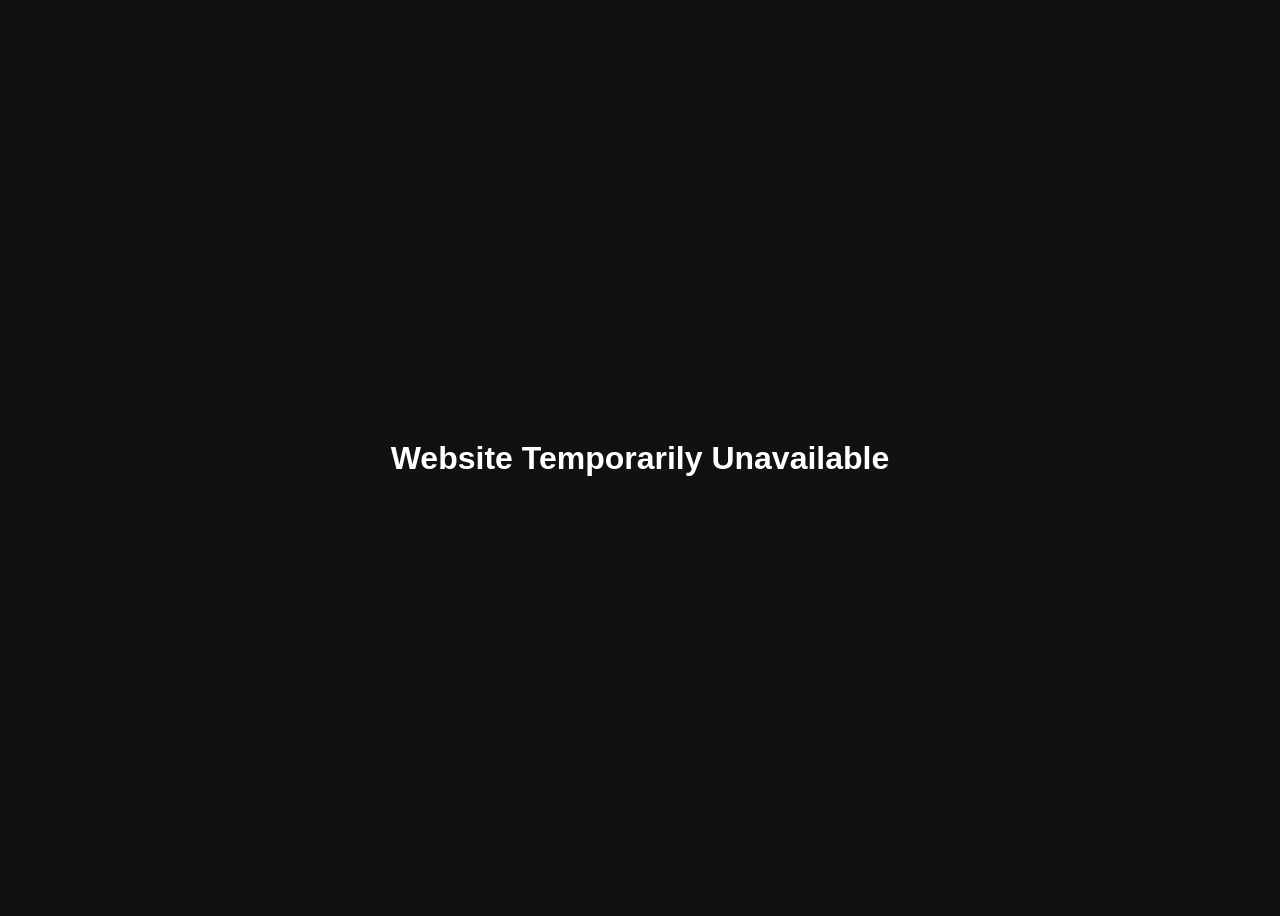
<file: index.html>
<!DOCTYPE html>
<html>
<head>
  <title>Website Temporarily Unavailable</title>
  <meta name="robots" content="noindex">
  <style>
    body {
      font-family: Arial, sans-serif;
      display: flex;
      justify-content: center;
      align-items: center;
      height: 100vh;
      background: #111;
      color: white;
      text-align: center;
    }
  </style>
</head>
<body>
  <div>
    <h1>Website Temporarily Unavailable</h1>
   
  </div>
</body>
</html>
</file>
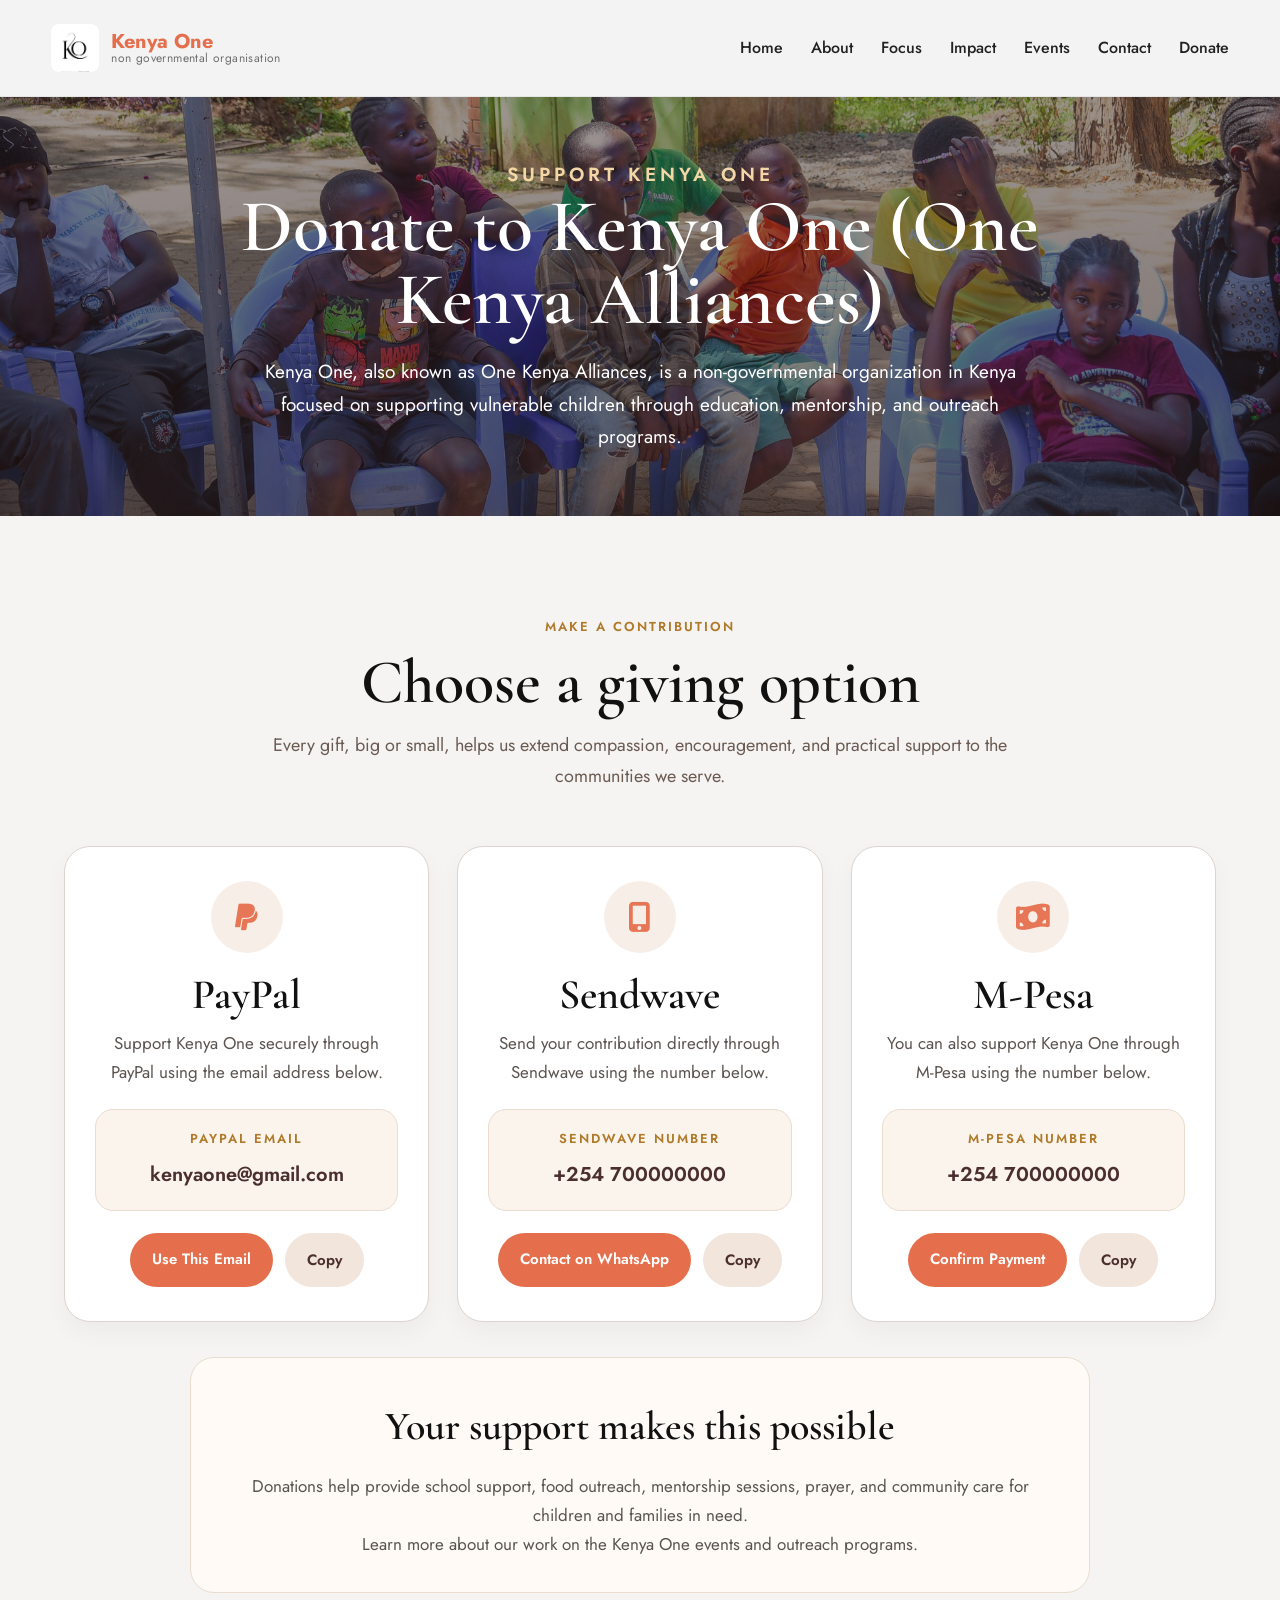
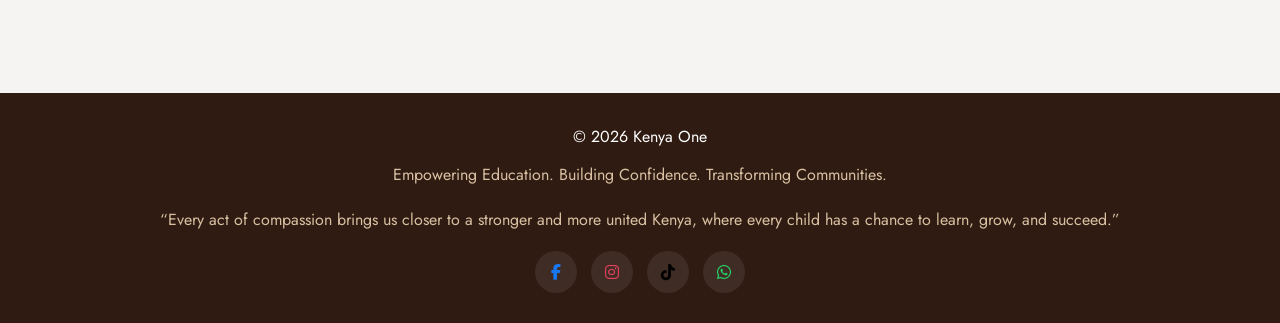
<file: donate.html>
<!DOCTYPE html>
<html lang="en">
<head>
  <meta charset="UTF-8" />
  <meta name="viewport" content="width=device-width, initial-scale=1.0" />
  <title>Donate to Kenya One | Support One Kenya Alliances NGO in Kenya</title>
  <meta name="description" content="Donate to Kenya One (One Kenya Alliances), a non-profit organization in Kenya supporting vulnerable children through education, mentorship, and community outreach programs.">

<meta name="keywords" content="Donate Kenya One, One Kenya Alliances donation, charity Kenya, NGO donations Kenya, support children Kenya">

<meta name="robots" content="index, follow">

<link rel="canonical" href="https://kenyaone.netlify.app/donate.html">

<meta property="og:title" content="Donate to Kenya One">
<meta property="og:description" content="Support Kenya One and help transform lives through education, mentorship, and outreach in Kenya.">
<meta property="og:url" content="https://kenyaone.netlify.app/donate.html">
<meta property="og:type" content="website">

  <link href="https://fonts.googleapis.com/css2?family=Cormorant+Garamond:wght@400;500;600;700&family=Jost:wght@400;500;600;700&display=swap" rel="stylesheet">
  <link rel="stylesheet" href="https://cdnjs.cloudflare.com/ajax/libs/font-awesome/6.4.0/css/all.min.css">
  <link rel="stylesheet" href="style.css">

  <script type="application/ld+json">
{
  "@context": "https://schema.org",
  "@type": "DonateAction",
  "name": "Donate to Kenya One",
  "recipient": {
    "@type": "NGO",
    "name": "Kenya One",
    "alternateName": "One Kenya Alliances"
  }
}
</script>
</head>
<body>

  <nav class="main-nav">
    <div class="nav-wrapper">

      <a href="index.html" class="nav-logo">
        <img src="./images/KO img.png" alt="Kenya One NGO logo">
        <div class="logo-text">
          <span class="logo-name">Kenya One</span>
          <span class="logo-sub">Non Governmental Organisation</span>
        </div>
      </a>

      <div class="hamburger" id="hamburger">
        <span></span>
        <span></span>
        <span></span>
      </div>

      <ul class="nav-menu" id="navLinks">
  <li><a href="./">Home</a></li>
  <li><a href="#about">About</a></li>
  <li><a href="#programs">Focus</a></li>
  <li><a href="#impact">Impact</a></li>
  <li><a href="events.html">Events</a></li>
  <li><a href="#contact">Contact</a></li>

  <!-- MOBILE ONLY -->
  <li class="mobile-only-donate">
    <a href="donate.html">Donate</a>
  </li>
</ul>


      <!-- <a href="donate.html" class="donate-btn active-donate-btn">Donate</a> -->
    </div>
  </nav>

  <section class="donate-hero">
    <div class="donate-hero-overlay"></div>
    <div class="container donate-hero-content">
      <p class="donate-mini-title">SUPPORT KENYA ONE</p>
      <h1>Donate to Kenya One (One Kenya Alliances)</h1>
     <p>
Kenya One, also known as One Kenya Alliances, is a non-governmental organization in Kenya focused on supporting vulnerable children through education, mentorship, and outreach programs.
</p>
    </div>
  </section>

  <section class="donate-page-section">
    <div class="container donate-page-wrapper">

      <div class="donate-page-heading">
        <span class="section-label center">Make a Contribution</span>
        <h2>Choose a giving option</h2>
        <p>
          Every gift, big or small, helps us extend compassion, encouragement,
          and practical support to the communities we serve.
        </p>
      </div>

      <div class="donate-methods">
        <article class="donate-card">
          <div class="donate-icon">
            <i class="fab fa-paypal"></i>
          </div>
          <h3>PayPal</h3>
          <p class="donate-description">
            Support Kenya One securely through PayPal using the email address below.
          </p>

          <div class="donate-detail-box">
            <span class="donate-detail-label">PayPal Email</span>
            <p id="paypalEmail">kenyaone@gmail.com</p>
          </div>

          <div class="donate-card-actions">
            <a href="mailto:kenyaone@gmail.com" class="donate-action-btn">Use This Email</a>
            <button class="copy-btn" data-copy="kenyaone@gmail.com">Copy</button>
          </div>
        </article>

        <article class="donate-card">
          <div class="donate-icon">
            <i class="fas fa-mobile-screen-button"></i>
          </div>
          <h3>Sendwave</h3>
          <p class="donate-description">
            Send your contribution directly through Sendwave using the number below.
          </p>

          <div class="donate-detail-box">
            <span class="donate-detail-label">Sendwave Number</span>
            <p id="sendwaveNumber">+254 700000000</p>
          </div>

          <div class="donate-card-actions">
            <a href="https://wa.me/254700000000" target="_blank" class="donate-action-btn">Contact on WhatsApp</a>
            <button class="copy-btn" data-copy="+254700000000">Copy</button>
          </div>
        </article>

        <article class="donate-card">
  <div class="donate-icon">
    <i class="fas fa-money-bill-wave"></i>
  </div>
  <h3>M-Pesa</h3>
  <p class="donate-description">
    You can also support Kenya One through M-Pesa using the number below.
  </p>

  <div class="donate-detail-box">
    <span class="donate-detail-label">M-Pesa Number</span>
    <p id="mpesaNumber">+254 700000000</p>
  </div>

  <div class="donate-card-actions">
    <a href="https://wa.me/254700000000" target="_blank" class="donate-action-btn">Confirm Payment</a>
    <button class="copy-btn" data-copy="+254700000000">Copy</button>
  </div>
</article>
      </div>

      <div class="donate-note-box">
        <h3>Your support makes this possible</h3>
        <p>
          Donations help provide school support, food outreach, mentorship sessions,
          prayer, and community care for children and families in need.
        </p>
          <p>
Learn more about our work on the <a href="events.html">Kenya One events and outreach programs</a>.
</p>
      </div>

    </div>
  </section>


  <!-- FOOTER -->
<footer>
  <div class="container footer-content">

    <p>&copy; 2026 Kenya One</p>

    <p class="footer-note">
      Empowering Education. Building Confidence. Transforming Communities.
    </p>

    <p class="footer-note">
      “Every act of compassion brings us closer to a stronger and more united Kenya,
      where every child has a chance to learn, grow, and succeed.”
    </p>

    <div class="footer-social">
      <a href="#" target="_blank"><i class="fab fa-facebook-f"></i></a>
      <a href="#" target="_blank"><i class="fab fa-instagram"></i></a>
      <a href="#" target="_blank"><i class="fab fa-tiktok"></i></a>
      <a href="https://wa.me/254700000000" target="_blank"><i class="fab fa-whatsapp"></i></a>
    </div>

  </div>
</footer>


  <script>
    const hamburger = document.getElementById("hamburger");
    const navLinks = document.getElementById("navLinks");

    if (hamburger && navLinks) {
      hamburger.addEventListener("click", () => {
        navLinks.classList.toggle("show");
      });

      document.querySelectorAll("#navLinks a").forEach((link) => {
        link.addEventListener("click", () => {
          navLinks.classList.remove("show");
        });
      });
    }

    const copyButtons = document.querySelectorAll(".copy-btn");

    copyButtons.forEach((button) => {
      button.addEventListener("click", async () => {
        const text = button.getAttribute("data-copy");

        try {
          await navigator.clipboard.writeText(text);
          const original = button.textContent;
          button.textContent = "Copied!";
          setTimeout(() => {
            button.textContent = original;
          }, 1500);
        } catch (error) {
          button.textContent = "Copy failed";
          setTimeout(() => {
            button.textContent = "Copy";
          }, 1500);
        }
      });
    });
  </script>
</body>
</html>
</file>
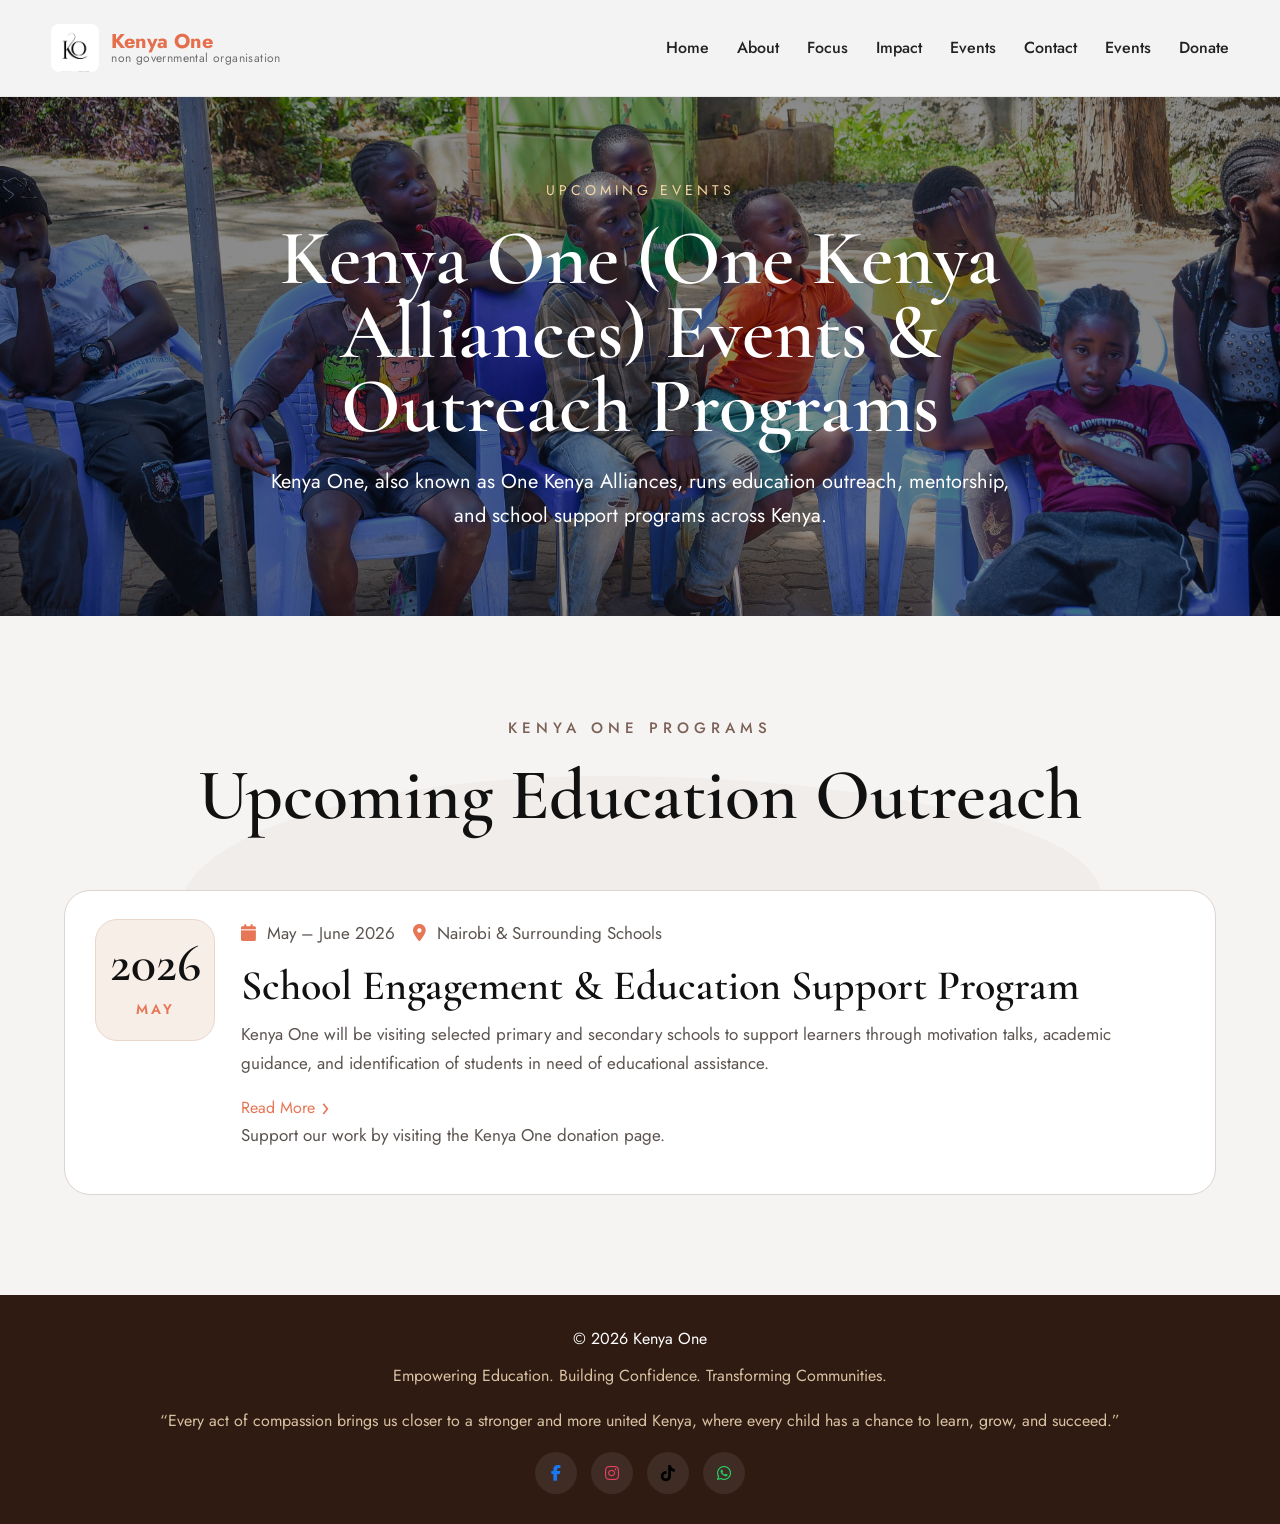
<file: events.html>
<!DOCTYPE html>
<html lang="en">
<head>
  <meta charset="UTF-8" />
  <meta name="viewport" content="width=device-width, initial-scale=1.0" />
  <title>Kenya One Events | One Kenya Alliances Outreach & Education Programs</title>

<meta name="description" content="Discover Kenya One (One Kenya Alliances) events including school outreach, mentorship programs, and education support activities across Kenya.">

<meta name="keywords" content="Kenya One events, One Kenya Alliances programs, NGO Kenya events, school outreach Kenya, mentorship programs Kenya">

<meta name="robots" content="index, follow">

<link rel="canonical" href="https://kenyaone.netlify.app/events.html">

<meta property="og:title" content="Kenya One Events">
<meta property="og:description" content="Education outreach and mentorship programs by Kenya One across Kenya.">
<meta property="og:url" content="https://kenyaone.netlify.app/events.html">
<meta property="og:type" content="website">

  <link href="https://fonts.googleapis.com/css2?family=Cormorant+Garamond:wght@400;500;600;700&family=Jost:wght@400;500;600;700&display=swap" rel="stylesheet">
  <link rel="stylesheet" href="https://cdnjs.cloudflare.com/ajax/libs/font-awesome/6.4.0/css/all.min.css">
  <link rel="stylesheet" href="style.css">
  <script type="application/ld+json">
{
  "@context": "https://schema.org",
  "@type": "Event",
  "name": "Kenya One Education Outreach Programs",
  "organizer": {
    "@type": "NGO",
    "name": "Kenya One",
    "alternateName": "One Kenya Alliances"
  },
  "location": {
    "@type": "Place",
    "name": "Kenya"
  }
}
</script>
</head>
<body>

  <nav class="main-nav">
    <div class="nav-wrapper">
      <a href="index.html" class="nav-logo">
        <img src="./images/KO img.png" alt="Kenya One Logo">
        <div class="logo-text">
          <span class="logo-name">Kenya One</span>
          <span class="logo-sub">Non Governmental Organisation</span>
        </div>
      </a>

      <div class="hamburger" id="hamburger">
        <span></span>
        <span></span>
        <span></span>
      </div>

     <ul class="nav-menu" id="navLinks">
  <li><a href="./">Home</a></li>
  <li><a href="index.html#about">About</a></li>
<li><a href="index.html#programs">Focus</a></li>
<li><a href="index.html#impact">Impact</a></li>
<li><a href="events.html">Events</a></li>
<li><a href="index.html#contact">Contact</a></li>
  <li><a href="events.html">Events</a></li>
  

  <!-- MOBILE ONLY -->
  <li class="mobile-only-donate">
    <a href="donate.html">Donate</a>
  </li>
</ul>


      <!-- <a href="donate.html" class="donate-btn">Donate</a> -->
    </div>
  </nav>

  <section class="events-hero">
  <div class="events-hero-overlay"></div>
  <div class="container events-hero-content">
    <p class="events-mini-title">UPCOMING EVENTS</p>
    <h1>Kenya One (One Kenya Alliances) Events & Outreach Programs</h1>
    <p>
Kenya One, also known as One Kenya Alliances, runs education outreach, mentorship, and school support programs across Kenya.
</p>
  </div>
</section>

<section class="events-list-section">
  <div class="container events-wrapper">

    <div class="events-heading">
      <p class="events-label">KENYA ONE PROGRAMS</p>
      <h2>Upcoming Education Outreach</h2>
    </div>

    <div class="events-list">

      <article class="event-card">

        <div class="event-date">
          <span class="event-day">2026</span>
          <span class="event-month">MAY</span>
        </div>

        <div class="event-details">

          <p class="event-meta">
            <span><i class="fas fa-calendar"></i> May – June 2026</span>
            <span><i class="fas fa-location-dot"></i> Nairobi & Surrounding Schools</span>
          </p>

          <h3>School Engagement & Education Support Program</h3>

          <p class="event-preview">
            Kenya One will be visiting selected primary and secondary schools to support learners
            through motivation talks, academic guidance, and identification of students in need of
            educational assistance.
          </p>

          <div class="event-full-text" id="schoolDetails">

            <p>
              This program focuses on improving school retention and performance among learners
              facing financial and social challenges. Our team works directly with teachers and
              school administrators to identify students who need support.
            </p>

            <p>
              During each visit, we conduct mentorship sessions, distribute learning materials
              where possible, and encourage students to stay focused on their education journey.
            </p>

            <p>
              The initiative also connects selected students to long-term support systems,
              including school fee assistance, mentorship tracking, and career guidance.
            </p>

            <p>
              Through this outreach, Kenya One aims to reduce dropout rates and build a stronger,
              more educated generation equipped with skills, discipline, and confidence.
            </p>

          </div>

          <button class="event-link read-more-btn" id="readMoreBtn" type="button">
            Read More <span>&rsaquo;</span>
          </button>
<p>
Support our work by visiting the <a href="donate.html">Kenya One donation page</a>.
</p>
        </div>

      </article>

    </div>

  </div>
</section>

<!-- FOOTER -->
<footer>
  <div class="container footer-content">

    <p>&copy; 2026 Kenya One</p>

    <p class="footer-note">
      Empowering Education. Building Confidence. Transforming Communities.
    </p>

    <p class="footer-note">
      “Every act of compassion brings us closer to a stronger and more united Kenya,
      where every child has a chance to learn, grow, and succeed.”
    </p>

    <div class="footer-social">
      <a href="#" target="_blank"><i class="fab fa-facebook-f"></i></a>
      <a href="#" target="_blank"><i class="fab fa-instagram"></i></a>
      <a href="#" target="_blank"><i class="fab fa-tiktok"></i></a>
      <a href="https://wa.me/254700000000" target="_blank"><i class="fab fa-whatsapp"></i></a>
    </div>

  </div>
</footer>


  <script>
  const readMoreBtn = document.getElementById("readMoreBtn");
const schoolDetails = document.getElementById("schoolDetails");

if (readMoreBtn && schoolDetails) {
  readMoreBtn.addEventListener("click", () => {
    schoolDetails.classList.toggle("show");
    readMoreBtn.classList.toggle("active");

    if (schoolDetails.classList.contains("show")) {
      readMoreBtn.innerHTML = 'Read Less <span>&rsaquo;</span>';
    } else {
      readMoreBtn.innerHTML = 'Read More <span>&rsaquo;</span>';
    }
  });

  }
</script>
</body>
</html>
</file>
<file: style.css>
* {
  margin: 0;
  padding: 0;
  box-sizing: border-box;
}

html {
  scroll-behavior: smooth;
}

body {
  font-family: 'Jost', sans-serif;
  line-height: 1.7;
  color: #4b2e2e;
  background: #ffffff;
  padding-top: 96px;
}

img {
  display: block;
  max-width: 100%;
}

a {
  text-decoration: none;
  color: inherit;
}

ul {
  list-style: none;
}

.container {
  width: 90%;
  max-width: 1200px;
  margin: auto;
}

.section {
  padding: 90px 0;
}

.section-cream {
  background: #faf4ec;
}

.section-label {
  display: inline-block;
  font-size: 13px;
  font-weight: 600;
  letter-spacing: 2px;
  text-transform: uppercase;
  color: #b07a2a;
  margin-bottom: 14px;
  font-family: 'Jost', sans-serif;
}

.section-label.center {
  display: block;
  text-align: center;
}

.section-label.gold {
  color: #e7be72;
}

.section-heading {
  text-align: center;
  max-width: 760px;
  margin: 0 auto 50px;
}

.section-heading h2 {
  font-family: 'Cormorant Garamond', serif;
  font-size: 56px;
  line-height: 1.05;
  font-weight: 600;
  margin-bottom: 16px;
  color: #4b2e2e;
}

.section-heading p {
  color: #6b5b52;
  font-size: 18px;
}

.light-text h2,
.light-text p {
  color: #ffffff;
}

.btn {
  display: inline-block;
  background: #b07a2a;
  color: #ffffff;
  padding: 14px 28px;
  border-radius: 999px;
  font-weight: 600;
  font-family: 'Jost', sans-serif;
  transition: 0.3s ease;
}

.btn:hover {
  background: #8b5d1e;
}

.btn-outline {
  background: transparent;
  border: 2px solid #ffffff;
}

.btn-outline:hover {
  background: #ffffff;
  color: #4b2e2e;
}

/* Navbar */
.main-nav {
  width: 100%;
  position: fixed;
  top: 0;
  left: 0;
  z-index: 1000;
  background: #f3f3f3;
  border-bottom: 1px solid #e5e5e5;
  box-shadow: 0 2px 10px rgba(0, 0, 0, 0.04);
}

.nav-wrapper {
  width: 92%;
  max-width: 1280px;
  margin: auto;
  min-height: 96px;
  display: flex;
  align-items: center;
  justify-content: space-between;
  gap: 28px;
}

.nav-logo {
  display: flex;
  align-items: center;
  gap: 12px;
  flex-shrink: 0;
}

.nav-logo img {
  width: 48px;
  height: 48px;
  object-fit: cover;
  border-radius: 8px;
}

.logo-text {
  display: flex;
  flex-direction: column;
  line-height: 1.05;
}

.logo-name {
  font-family: 'Jost', sans-serif;
  font-size: 20px;
  font-weight: 700;
  color: #e56f4c;
}

.logo-sub {
  font-size: 12px;
  color: #6f6f6f;
  letter-spacing: 0.4px;
  text-transform: lowercase;
  font-family: 'Jost', sans-serif;
}

.nav-menu {
  display: flex;
  align-items: center;
  gap: 28px;
  margin-left: auto;
}

.nav-menu a {
  color: #222222;
  font-size: 16px;
  font-weight: 500;
  font-family: 'Jost', sans-serif;
  transition: 0.3s ease;
}

.nav-menu a:hover {
  color: #e56f4c;
}

.donate-btn {
  background: #e56f4c;
  color: #ffffff;
  padding: 15px 34px;
  border-radius: 18px;
  font-size: 16px;
  font-weight: 600;
  font-family: 'Jost', sans-serif;
  transition: 0.3s ease;
  flex-shrink: 0;
}

.donate-btn:hover {
  background: #d9603d;
}

.hamburger {
  display: none;
  flex-direction: column;
  gap: 5px;
  cursor: pointer;
}

.hamburger span {
  width: 28px;
  height: 3px;
  background: #222222;
  border-radius: 4px;
}

/* Hero Slider */
#hero {
  position: relative;
  min-height: calc(100vh - 96px);
  overflow: hidden;
}

.hero-slide {
  position: absolute;
  inset: 0;
  opacity: 0;
  visibility: hidden;
  transition: opacity 1s ease, visibility 1s ease;
}

.hero-slide.active {
  opacity: 1;
  visibility: visible;
  z-index: 2;
}

.hero-img {
  position: absolute;
  inset: 0;
  width: 100%;
  height: 100%;
  object-fit:cover;
}

.hero-overlay {
  position: absolute;
  inset: 0;
  background: linear-gradient(rgba(40, 23, 18, 0.45), rgba(40, 23, 18, 0.62));
}

.hero-content {
  position: relative;
  z-index: 3;
  width: 90%;
  max-width: 900px;
  margin: 0 auto;
  min-height: calc(100vh - 96px);
  display: flex;
  flex-direction: column;
  align-items: center;
  justify-content: center;
  text-align: center;
  color: #ffffff;
  padding: 40px 0;
}

.hero-tag {
  font-size: 13px;
  text-transform: uppercase;
  letter-spacing: 4px;
  color: #f3d7a6;
  margin-bottom: 16px;
  font-weight: 600;
  font-family: 'Jost', sans-serif;
}

.hero-content h1 {
  font-family: 'Cormorant Garamond', serif;
  font-size: 86px;
  line-height: 0.95;
  font-weight: 600;
  margin-bottom: 20px;
  max-width: 950px;
}

.hero-content p {
  max-width: 760px;
  margin: 0 auto 30px;
  font-size: 20px;
  line-height: 1.8;
}

.hero-buttons {
  display: flex;
  justify-content: center;
  gap: 18px;
  flex-wrap: wrap;
}

/* Mission Statement Section */
.mission-statement-section {
  background: #f4f2f2;
  padding: 95px 0 100px;
}

.mission-statement-box {
  position: relative;
  text-align: center;
  max-width: 1200px;
  background: #eee9e9;
  border-radius: 28px;
  padding: 80px 80px 70px;
  overflow: hidden;
}

.mission-statement-box::before {
  content: "";
  position: absolute;
  inset: 0;
  background:
    radial-gradient(circle at 50% 28%, rgba(255, 255, 255, 0.48) 0%, rgba(255, 255, 255, 0) 38%),
    radial-gradient(circle at 50% 28%, rgba(255, 255, 255, 0.22) 0%, rgba(255, 255, 255, 0) 55%);
  pointer-events: none;
}

.mission-mini-title {
  position: relative;
  z-index: 2;
  font-size: 15px;
  letter-spacing: 5px;
  color: #7b5c52;
  margin-bottom: 18px;
  font-weight: 500;
  font-family: 'Jost', sans-serif;
}

.mission-statement-box h2 {
  position: relative;
  z-index: 2;
  font-family: 'Cormorant Garamond', serif;
  font-size: 84px;
  line-height: 0.98;
  color: #111111;
  margin-bottom: 30px;
  font-weight: 600;
}

.mission-text {
  position: relative;
  z-index: 2;
  max-width: 900px;
  margin: 0 auto 42px;
  font-size: 20px;
  line-height: 1.95;
  color: #514a47;
}

.mission-buttons {
  position: relative;
  z-index: 2;
  display: flex;
  justify-content: center;
  gap: 22px;
  flex-wrap: wrap;
}

.mission-btn {
  display: inline-flex;
  align-items: center;
  justify-content: center;
  min-width: 220px;
  padding: 20px 34px;
  border-radius: 20px;
  font-size: 18px;
  font-weight: 600;
  font-family: 'Jost', sans-serif;
  transition: 0.3s ease;
}

.mission-btn-dark {
  background: #9b847d;
  color: #ffffff;
}

.mission-btn-dark:hover {
  background: #866f69;
}

.mission-btn-orange {
  background: #e87552;
  color: #ffffff;
}

.mission-btn-orange:hover {
  background: #d86645;
}

.mission-decor {
  position: absolute;
  z-index: 1;
  color: #e87552;
  line-height: 1;
  user-select: none;
  font-family: 'Cormorant Garamond', serif;
}

.decor-left-one {
  left: 45px;
  top: 120px;
  font-size: 110px;
  transform: rotate(-12deg);
}

.decor-left-two {
  left: 70px;
  top: 250px;
  font-size: 68px;
  color: #efb0a1;
  transform: rotate(-18deg);
}

/* About */
.about-container {
  display: grid;
  grid-template-columns: 1.15fr 1fr;
  gap: 50px;
  align-items: center;
  margin-bottom: 45px;
}

.about-text h2 {
  font-family: 'Cormorant Garamond', serif;
  font-size: 58px;
  line-height: 1.05;
  font-weight: 600;
  margin-bottom: 20px;
}

.about-text p {
  margin-bottom: 16px;
  color: #5f5149;
  font-size: 18px;
}

.about-image img {
  width: 100%;
  height: 520px;
  object-fit: cover;
  border-radius: 22px;
}

.vision-mission {
  display: grid;
  grid-template-columns: repeat(2, 1fr);
  gap: 24px;
}

.vm-card {
  background: #faf4ec;
  padding: 34px;
  border-radius: 20px;
  border: 1px solid #eadccf;
}

.vm-card h3 {
  font-family: 'Cormorant Garamond', serif;
  font-size: 38px;
  font-weight: 600;
  margin-bottom: 14px;
}

/* Media */
.media-box {
  text-align: center;
}

.media-box h2 {
  font-family: 'Cormorant Garamond', serif;
  font-size: 54px;
  line-height: 1.05;
  font-weight: 600;
  margin-bottom: 20px;
}

/* Founder */
.founder-top {
  text-align: center;
  margin-bottom: 50px;
}

.founder-top h2 {
  font-family: 'Cormorant Garamond', serif;
  font-size: 56px;
  line-height: 1.05;
  font-weight: 600;
}

.founder-grid {
  display: grid;
  grid-template-columns: 360px 1fr;
  gap: 50px;
  align-items: start;
}

.founder-avatars {
  display: grid;
  gap: 24px;
}

.founder-card {
  background: #ffffff;
  border: 1px solid #eadccf;
  border-radius: 20px;
  padding: 20px;
  text-align: center;
  box-shadow: 0 10px 25px rgba(0, 0, 0, 0.04);
}

.founder-card img {
  width: 100%;
  height: 280px;
  object-fit: cover;
  object-position: center top;
  border-radius: 16px;
  margin-bottom: 16px;
}

.founder-card h4 {
  font-family: 'Cormorant Garamond', serif;
  font-size: 34px;
  font-weight: 600;
  margin-bottom: 6px;
}

.founder-card p {
  font-size: 17px;
}

.founder-text p {
  margin-bottom: 18px;
  color: #5f5149;
  font-size: 18px;
}

.founder-signature {
  margin-top: 20px;
  padding-left: 18px;
  border-left: 4px solid #b07a2a;
  font-style: italic;
  color: #4b2e2e !important;
}

/* Quote */
.quote-section {
  background: #4b2e2e;
  padding: 70px 0;
}

.quote-content {
  display: grid;
  grid-template-columns: 1fr 180px;
  gap: 40px;
  align-items: center;
}

.quote-text {
  color: #ffffff;
  font-size: 46px;
  line-height: 1.15;
  font-family: 'Cormorant Garamond', serif;
  font-weight: 600;
  margin-bottom: 18px;
}

.quote-author {
  color: #e5c389;
  font-weight: 600;
  font-family: 'Jost', sans-serif;
}

.quote-image {
  width: 180px;
  height: 180px;
  object-fit: cover;
  border-radius: 50%;
  border: 6px solid rgba(255, 255, 255, 0.15);
  margin-left: auto;
}

/* Programs */
.program-grid {
  display: grid;
  grid-template-columns: repeat(4, 1fr);
  gap: 24px;
}

.program-card {
  background: #ffffff;
  border-radius: 20px;
  padding: 28px;
  border: 1px solid #eadccf;
  transition: 0.3s ease;
}

.program-card:hover {
  transform: translateY(-6px);
}

.program-icon {
  width: 62px;
  height: 62px;
  border-radius: 50%;
  background: #4b2e2e;
  color: #ffffff;
  display: flex;
  align-items: center;
  justify-content: center;
  font-size: 22px;
  margin-bottom: 18px;
}

.program-card h3 {
  font-family: 'Cormorant Garamond', serif;
  font-size: 38px;
  line-height: 1.1;
  font-weight: 600;
  margin-bottom: 12px;
}

.program-card p {
  color: #65564d;
  font-size: 17px;
}

.partner-feature {
  display: flex;
  justify-content: center;
}

.partner-text {
  max-width: 850px;
  width: 100%;
  margin: 0 auto;
  text-align: center;
}

.partner-text h2 {
  font-family: 'Cormorant Garamond', serif;
  font-size: 58px;
  line-height: 1.05;
  font-weight: 600;
  margin-bottom: 10px;
}

.partner-role {
  color: #b07a2a;
  font-weight: 700;
  margin-bottom: 18px;
  font-family: 'Jost', sans-serif;
}

.partner-text p {
  margin-bottom: 16px;
  color: #5f5149;
  font-size: 18px;
  text-align: center;
}
/* Impact */
.impact-section {
  background: linear-gradient(rgba(54, 32, 24, 0.88), rgba(54, 32, 24, 0.88)),
    url("./images/KPX_3565.jpg") center/cover no-repeat;
}

.impact-grid {
  display: grid;
  grid-template-columns: repeat(4, 1fr);
  gap: 24px;
}

.impact-card {
  background: rgba(255, 255, 255, 0.08);
  border: 1px solid rgba(255, 255, 255, 0.14);
  border-radius: 20px;
  padding: 35px 25px;
  text-align: center;
  color: #ffffff;
}

.impact-card h3 {
  font-family: 'Cormorant Garamond', serif;
  font-size: 56px;
  line-height: 1;
  font-weight: 600;
  color: #e8c27a;
  margin-bottom: 10px;
}

.impact-card p {
  font-size: 17px;
}

/* Support */
.support-grid {
  display: grid;
  grid-template-columns: 1.1fr 0.9fr;
  gap: 30px;
  align-items: center;
}

.support-text h2 {
  font-family: 'Cormorant Garamond', serif;
  font-size: 58px;
  line-height: 1.05;
  font-weight: 600;
  margin-bottom: 18px;
}

.support-text p {
  margin-bottom: 16px;
  color: #5f5149;
  font-size: 18px;
}

.support-box {
  background: #ffffff;
  padding: 36px;
  border-radius: 22px;
  border: 1px solid #eadccf;
}

.support-box h3 {
  font-family: 'Cormorant Garamond', serif;
  font-size: 38px;
  line-height: 1.1;
  font-weight: 600;
  margin-bottom: 18px;
}

.support-box ul li {
  display: flex;
  gap: 12px;
  margin-bottom: 14px;
  align-items: flex-start;
  color: #5f5149;
  font-size: 17px;
}

.support-box i {
  color: #b07a2a;
  margin-top: 4px;
}

/* Contact */
.contact-grid {
  display: grid;
  grid-template-columns: 1.1fr 0.9fr;
  gap: 30px;
  align-items: stretch;
}

.contact-map iframe {
  width: 100%;
  height: 100%;
  min-height: 420px;
  border: 0;
  border-radius: 20px;
}

.contact-info {
  background: #faf4ec;
  border-radius: 20px;
  padding: 36px;
  border: 1px solid #eadccf;
  display: flex;
  flex-direction: column;
  justify-content: center;
}

.contact-item {
  display: flex;
  gap: 14px;
  align-items: center;
  margin-bottom: 18px;
  color: #4b2e2e;
  font-size: 17px;
}

.contact-item i {
  width: 42px;
  height: 42px;
  background: #4b2e2e;
  color: #ffffff;
  border-radius: 50%;
  display: flex;
  align-items: center;
  justify-content: center;
}

.contact-social {
  display: flex;
  gap: 14px;
  margin-top: 20px;
  flex-wrap: wrap;
}

.contact-social a {
  width: 44px;
  height: 44px;
  border-radius: 50%;
  background: #4b2e2e;
  color: #ffffff;
  display: flex;
  align-items: center;
  justify-content: center;
  transition: 0.3s ease;
}

.contact-social a:hover {
  background: #b07a2a;
}

/* Footer */
footer {
  background: #2f1b12;
  color: #ffffff;
  padding: 30px 0;
}

.footer-content {
  text-align: center;
}

.footer-note {
  color: #d9c0a2;
  margin: 10px 0 18px;
  font-size: 16px;
}

.footer-social {
  display: flex;
  justify-content: center;
  gap: 14px;
  flex-wrap: wrap;
}

.footer-social a {
  width: 42px;
  height: 42px;
  border-radius: 50%;
  background: rgba(255, 255, 255, 0.08);
  display: flex;
  align-items: center;
  justify-content: center;
  transition: 0.3s ease;
}

.footer-social a:hover {
  background: #b07a2a;
}
/* Get Involved */
.get-involved-section {
  background: #f6eeeb;
  position: relative;
  overflow: hidden;
  padding: 110px 0 95px;
}

.get-involved-section .container {
  position: relative;
  z-index: 3;
}

.get-involved-header {
  text-align: center;
  margin-bottom: 80px;
  position: relative;
  z-index: 3;
}

.get-involved-header .mini-title {
  font-size: 15px;
  letter-spacing: 5px;
  color: #7c6157;
  margin-bottom: 20px;
  font-weight: 500;
  font-family: 'Jost', sans-serif;
}

.get-involved-header h2 {
  font-family: 'Cormorant Garamond', serif;
  font-size: 86px;
  line-height: 0.96;
  color: #111111;
  font-weight: 600;
}

.help-grid {
  display: grid;
  grid-template-columns: repeat(3, 1fr);
  gap: 70px;
  position: relative;
  z-index: 3;
}

.help-card {
  position: relative;
}

.help-icon {
  font-size: 74px;
  color: #e67655;
  margin-bottom: 26px;
}

.help-card h3 {
  font-family: 'Cormorant Garamond', serif;
  font-size: 58px;
  line-height: 0.95;
  color: #111111;
  margin-bottom: 28px;
  font-weight: 600;
}

.help-card p {
  font-size: 18px;
  line-height: 1.8;
  color: #59514d;
  margin-bottom: 34px;
  max-width: 95%;
}

.help-link {
  font-size: 18px;
  font-weight: 600;
  color: #e67655;
  display: inline-flex;
  align-items: center;
  gap: 10px;
  transition: 0.3s ease;
  font-family: 'Jost', sans-serif;
}

.help-link span {
  font-size: 30px;
  line-height: 1;
  margin-top: -2px;
}

.help-link:hover {
  color: #cb6242;
  transform: translateX(4px);
}

/* Decorative shapes */
.gi-shape {
  position: absolute;
  pointer-events: none;
  z-index: 1;
}

/* big faded swirl in center */
.gi-shape-center-ring {
  width: 980px;
  height: 980px;
  left: 50%;
  top: 34%;
  transform: translate(-50%, -50%);
  border-radius: 50%;
  opacity: 0.55;
  background:
    radial-gradient(circle, rgba(255,255,255,0) 30%, rgba(241,232,228,0.95) 30%, rgba(241,232,228,0.95) 41%, rgba(255,255,255,0) 41%),
    radial-gradient(circle, rgba(255,255,255,0) 49%, rgba(241,232,228,0.85) 49%, rgba(241,232,228,0.85) 58%, rgba(255,255,255,0) 58%);
  filter: blur(0.2px);
}

/* top left faded shape */
.gi-shape-top-left {
  top: -50px;
  left: -40px;
  width: 260px;
  height: 120px;
  background: #efe5e1;
  border-radius: 90px;
  transform: rotate(35deg);
  opacity: 0.85;
}

/* left middle faded hand-like pill */
.gi-shape-left-hand {
  left: -50px;
  top: 320px;
  width: 250px;
  height: 56px;
  background: #f1e9e5;
  border-radius: 999px;
  opacity: 0.9;
  box-shadow:
    0 58px 0 0 #f1e9e5,
    0 116px 0 0 #f1e9e5;
  transform: rotate(-9deg);
}

/* right top small pill */
.gi-shape-right-pill {
  right: -15px;
  top: 150px;
  width: 240px;
  height: 46px;
  background: #f2ebE8;
  border-radius: 999px;
  opacity: 0.95;
  transform: rotate(-5deg);
}

/* right middle faded hand block */
.gi-shape-right-hand {
  right: 70px;
  top: 520px;
  width: 110px;
  height: 70px;
  background: #f1e8e4;
  border-radius: 24px 24px 28px 28px;
  opacity: 0.9;
  transform: rotate(24deg);
  box-shadow:
    -20px -10px 0 0 #f1e8e4,
    18px -6px 0 0 #f1e8e4;
}

/* bottom left soft sweep */
.gi-shape-bottom-left {
  left: -40px;
  bottom: 10px;
  width: 420px;
  height: 160px;
  background: #efe5e1;
  border-radius: 60% 40% 0 0;
  opacity: 0.8;
  transform: rotate(18deg);
}

/* bottom right soft sweep */
.gi-shape-bottom-right {
  right: -40px;
  bottom: -10px;
  width: 380px;
  height: 150px;
  background: #efe5e1;
  border-radius: 45% 55% 0 0;
  opacity: 0.7;
  transform: rotate(-10deg);
}
/* Responsive */
@media (max-width: 1100px) {
  .program-grid,
  .impact-grid {
    grid-template-columns: repeat(2, 1fr);
  }

  .about-container,
  .partner-feature,
  .support-grid,
  .contact-grid,
  .founder-grid,
  .help-grid {
    grid-template-columns: 1fr;
  }

  .quote-content {
    grid-template-columns: 1fr;
    text-align: center;
  }

  .quote-image {
    margin: 0 auto;
  }

  .nav-wrapper {
    gap: 18px;
  }

  .nav-menu {
    gap: 18px;
  }

  .get-involved-header h2,
  .mission-statement-box h2 {
    font-size: 48px;
  }

  .help-card {
    padding: 0;
  }

  .mission-statement-box {
    padding: 60px 40px;
  }

  .decor-left-one {
    font-size: 90px;
    left: 25px;
    top: 95px;
  }

  .decor-left-two {
    font-size: 56px;
    left: 40px;
    top: 200px;
  }
}

@media (max-width: 768px) {
  body {
    padding-top: 84px;
  }

  .nav-wrapper {
    min-height: 84px;
    position: relative;
  }

  .nav-menu {
    position: absolute;
    top: 84px;
    right: 0;
    width: 260px;
    background: #f3f3f3;
    border: 1px solid #e5e5e5;
    border-radius: 16px;
    flex-direction: column;
    align-items: flex-start;
    padding: 20px;
    gap: 16px;
    display: none;
    box-shadow: 0 12px 25px rgba(0, 0, 0, 0.08);
  }

  .nav-menu.show {
    display: flex;
  }

  .hamburger {
    display: flex;
  }

  .donate-btn {
    display: none;
  }

  .hero-content {
    min-height: 80vh;
  }

  .hero-content h1 {
    font-size: 42px;
  }

  .hero-content p {
    font-size: 17px;
  }

  .section-heading h2,
  .about-text h2,
  .partner-text h2,
  .support-text h2,
  .founder-top h2,
  .get-involved-header h2,
  .mission-statement-box h2 {
    font-size: 32px;
  }

  .quote-text {
    font-size: 22px;
  }

  .vision-mission,
  .program-grid,
  .impact-grid {
    grid-template-columns: 1fr;
  }

  .about-image img,
  .partner-photo img {
    height: 360px;
  }

  .help-card h3 {
    font-size: 28px;
  }

  .help-card p {
    font-size: 16px;
  }

  .help-icon {
    font-size: 52px;
  }

  .mission-statement-box {
    padding: 60px 24px;
  }

  .mission-mini-title {
    font-size: 13px;
    letter-spacing: 4px;
  }

  .mission-text {
    font-size: 16px;
    line-height: 1.9;
  }

  .mission-btn {
    width: 100%;
    min-width: unset;
  }

  .decor-left-one {
    font-size: 70px;
    left: 20px;
    top: 100px;
  }

  .decor-left-two {
    font-size: 46px;
    left: 28px;
    top: 190px;
  }
}

@media (max-width: 480px) {
  .hero-content h1 {
    font-size: 34px;
  }

  .hero-content p {
    font-size: 16px;
  }

  .btn {
    width: 100%;
    text-align: center;
  }

  .hero-buttons {
    flex-direction: column;
  }

  .section {
    padding: 70px 0;
  }

  .logo-name {
    font-size: 17px;
  }

  .logo-sub {
    font-size: 10px;
  }

  .nav-logo img {
    width: 42px;
    height: 42px;
  }

  .mission-statement-box h2 {
    font-size: 30px;
  }

  .mission-mini-title {
    font-size: 12px;
    letter-spacing: 3px;
  }
}
/* Stories Section */
.stories-section {
  background: #f5f4f3;
  position: relative;
  overflow: hidden;
}

.stories-wrapper {
  position: relative;
  z-index: 2;
}

.stories-wrapper::before {
  content: "";
  position: absolute;
  left: 50%;
  top: 160px;
  transform: translateX(-50%);
  width: 980px;
  height: 320px;
  background: #efebea;
  opacity: 0.8;
  border-radius: 46% 54% 42% 58% / 48% 42% 58% 52%;
  z-index: -1;
}

.stories-header {
  text-align: center;
  margin-bottom: 60px;
}

.stories-mini-title {
  font-size: 14px;
  letter-spacing: 4px;
  color: #7c6157;
  margin-bottom: 14px;
  font-weight: 500;
  font-family: 'Jost', sans-serif;
}

.stories-header h2 {
  font-family: 'Cormorant Garamond', serif;
  font-size: 58px;
  line-height: 1.05;
  color: #111111;
  font-weight: 600;
}

.stories-grid {
  display: grid;
  grid-template-columns: repeat(3, 1fr);
  gap: 38px;
}

.story-card {
  background: #ffffff;
  border: 1px solid #ddd4cf;
  border-radius: 0 0 28px 28px;
  overflow: hidden;
  box-shadow: 0 2px 0 rgba(0, 0, 0, 0.02);
}

.story-image-wrap {
  width: 100%;
  height: 300px;
  overflow: hidden;
}

.story-image {
  width: 100%;
  height: 100%;
  object-fit: cover;
}

.story-meta {
  display: flex;
  flex-wrap: wrap;
  gap: 8px;
  align-items: center;
  padding: 22px 24px;
  border-top: 1px solid #ddd4cf;
  border-bottom: 1px solid #ddd4cf;
  color: #e67655;
  font-size: 13px;
  letter-spacing: 1.5px;
  text-transform: uppercase;
  font-weight: 500;
}

.story-body {
  padding: 26px 24px 24px;
}

.story-body h3 {
  font-family: 'Cormorant Garamond', serif;
  font-size: 30px;
  line-height: 1.2;
  color: #111111;
  font-weight: 600;
  margin-bottom: 16px;
}

.story-body p {
  font-size: 16px;
  line-height: 1.7;
  color: #56504c;
  margin-bottom: 22px;
}

.story-footer {
  display: flex;
  justify-content: space-between;
  align-items: center;
  gap: 18px;
  flex-wrap: wrap;
}

.story-link,
.story-share {
  color: #e67655;
  font-size: 15px;
  font-weight: 600;
  font-family: 'Jost', sans-serif;
  display: inline-flex;
  align-items: center;
  gap: 10px;
  transition: 0.3s ease;
}

.story-link span {
  font-size: 22px;
  line-height: 1;
}

.story-link:hover,
.story-share:hover {
  color: #cb6242;
}

/* Stories responsive */
@media (max-width: 1100px) {
  .stories-header h2 {
    font-size: 46px;
  }

  .stories-grid {
    grid-template-columns: 1fr;
  }

  .story-body h3 {
    font-size: 26px;
  }

  .stories-wrapper::before {
    width: 700px;
    height: 240px;
  }
}

@media (max-width: 768px) {
  .stories-header h2 {
    font-size: 34px;
  }

  .stories-mini-title {
    font-size: 12px;
    letter-spacing: 3px;
  }

  .story-image-wrap {
    height: 240px;
  }

  .story-body h3 {
    font-size: 22px;
  }

  .story-body p {
    font-size: 15px;
  }

  .story-meta {
    font-size: 12px;
  }

  .stories-wrapper::before {
    width: 420px;
    height: 180px;
    top: 130px;
  }
}

@media (max-width: 480px) {
  .story-footer {
    flex-direction: column;
    align-items: flex-start;
  }

  .story-body {
    padding: 22px 18px;
  }

  .story-meta {
    padding: 18px;
  }
}
* {
  margin: 0;
  padding: 0;
  box-sizing: border-box;
}

html {
  scroll-behavior: smooth;
}

body {
  font-family: 'Jost', sans-serif;
  line-height: 1.7;
  color: #4b2e2e;
  background: #ffffff;
  padding-top: 96px;
}

img {
  display: block;
  max-width: 100%;
}

a {
  text-decoration: none;
  color: inherit;
}

ul {
  list-style: none;
}

.container {
  width: 90%;
  max-width: 1200px;
  margin: auto;
}

/* Navbar */
.main-nav {
  width: 100%;
  position: fixed;
  top: 0;
  left: 0;
  z-index: 1000;
  background: #f3f3f3;
  border-bottom: 1px solid #e5e5e5;
  box-shadow: 0 2px 10px rgba(0, 0, 0, 0.04);
}

.nav-wrapper {
  width: 92%;
  max-width: 1280px;
  margin: auto;
  min-height: 96px;
  display: flex;
  align-items: center;
  justify-content: space-between;
  gap: 28px;
}

.nav-logo {
  display: flex;
  align-items: center;
  gap: 12px;
  flex-shrink: 0;
}

.nav-logo img {
  width: 48px;
  height: 48px;
  object-fit: cover;
  border-radius: 8px;
}

.logo-text {
  display: flex;
  flex-direction: column;
  line-height: 1.05;
}

.logo-name {
  font-size: 20px;
  font-weight: 700;
  color: #e56f4c;
}

.logo-sub {
  font-size: 12px;
  color: #6f6f6f;
  letter-spacing: 0.4px;
  text-transform: lowercase;
}

.nav-menu {
  display: flex;
  align-items: center;
  gap: 28px;
  margin-left: auto;
}

.nav-menu a {
  color: #222222;
  font-size: 16px;
  font-weight: 500;
  transition: 0.3s ease;
}

.nav-menu a:hover,
.nav-menu a.active-link {
  color: #e56f4c;
}

.donate-btn {
  background: #e56f4c;
  color: #ffffff;
  padding: 15px 34px;
  border-radius: 18px;
  font-size: 16px;
  font-weight: 600;
  transition: 0.3s ease;
  flex-shrink: 0;
}

.donate-btn:hover {
  background: #d9603d;
}

.hamburger {
  display: none;
  flex-direction: column;
  gap: 5px;
  cursor: pointer;
}

.hamburger span {
  width: 28px;
  height: 3px;
  background: #222222;
  border-radius: 4px;
}

.events-hero {
  position: relative;
  width: 100%;
  min-height: 520px;
  display: flex;
  align-items: center;
  justify-content: center;
  text-align: center;

  background-image: url("./images/KPX_3582.jpg");
  background-size: cover;
  background-position: center;
  background-repeat: no-repeat;
}

.events-hero-overlay {
  position: absolute;
  inset: 0;
  background: rgba(0,0,0,0.45);
}

.events-hero-content {
  position: relative;
  z-index: 2;
  color: #fff;
  max-width: 800px;
  margin: auto;
  padding: 0 20px;
}

.events-hero-content {
  position: relative;
  z-index: 2;
  color: #ffffff;
  text-align: center;
  max-width: 900px;
}

.events-mini-title {
  font-size: 14px;
  letter-spacing: 4px;
  margin-bottom: 18px;
  color: #f3d7a6;
}

.events-hero h1 {
  font-family: 'Cormorant Garamond', serif;
  font-size: 78px;
  line-height: 0.95;
  font-weight: 600;
  margin-bottom: 22px;
}

.events-hero p:last-child {
  font-size: 20px;
  max-width: 760px;
  margin: 0 auto;
}

/* Events */
.events-list-section {
  background: #f5f4f3;
  padding: 100px 0;
}

.events-wrapper {
  position: relative;
}

.events-wrapper::before {
  content: "";
  position: absolute;
  left: 50%;
  top: 60px;
  transform: translateX(-50%);
  width: 920px;
  height: 280px;
  background: #efebea;
  opacity: 0.8;
  border-radius: 46% 54% 42% 58% / 48% 42% 58% 52%;
  z-index: 0;
}

.events-heading {
  position: relative;
  z-index: 2;
  text-align: center;
  margin-bottom: 60px;
}

.events-label {
  font-size: 15px;
  letter-spacing: 5px;
  color: #7c6157;
  margin-bottom: 18px;
  font-weight: 500;
}

.events-heading h2 {
  font-family: 'Cormorant Garamond', serif;
  font-size: 72px;
  line-height: 0.98;
  color: #111111;
  font-weight: 600;
}

.events-list {
  position: relative;
  z-index: 2;
  display: grid;
  gap: 26px;
}

.event-card {
  background: #ffffff;
  border: 1px solid #ddd4cf;
  border-radius: 26px;
  padding: 28px 30px;
  display: grid;
  grid-template-columns: 120px 1fr;
  gap: 26px;
  align-items: start;
}

.event-date {
  background: #f7eee8;
  border-radius: 22px;
  padding: 18px 10px;
  text-align: center;
  border: 1px solid #ead7cc;
}

.event-day {
  display: block;
  font-family: 'Cormorant Garamond', serif;
  font-size: 52px;
  line-height: 1;
  color: #111111;
  font-weight: 600;
}

.event-month {
  display: block;
  margin-top: 8px;
  color: #e67655;
  font-size: 14px;
  letter-spacing: 3px;
  font-weight: 600;
}

.event-meta {
  display: flex;
  flex-wrap: wrap;
  gap: 18px;
  color: #9a6f5f;
  margin-bottom: 12px;
  font-size: 15px;
}

.event-meta i {
  color: #e67655;
  margin-right: 6px;
}

.event-details h3 {
  font-family: 'Cormorant Garamond', serif;
  font-size: 42px;
  line-height: 1.05;
  color: #111111;
  font-weight: 600;
  margin-bottom: 12px;
}

.event-details p {
  font-size: 17px;
  color: #5b5450;
  margin-bottom: 16px;
}

.event-link {
  color: #e67655;
  font-size: 17px;
  font-weight: 600;
  display: inline-flex;
  align-items: center;
  gap: 10px;
}

.event-link span {
  font-size: 24px;
  line-height: 1;
}

/* Footer */
footer {
  background: #2f1b12;
  color: #ffffff;
  padding: 30px 0;
}

.footer-content {
  text-align: center;
}

.footer-note {
  color: #d9c0a2;
  margin: 10px 0 18px;
  font-size: 16px;
}

.footer-social {
  display: flex;
  justify-content: center;
  gap: 14px;
  flex-wrap: wrap;
}

.footer-social a {
  width: 42px;
  height: 42px;
  border-radius: 50%;
  background: rgba(255, 255, 255, 0.08);
  display: flex;
  align-items: center;
  justify-content: center;
  transition: 0.3s ease;
}

.footer-social a:hover {
  background: #b07a2a;
}

/* Responsive */
@media (max-width: 900px) {
  body {
    padding-top: 84px;
  }

  .nav-wrapper {
    min-height: 84px;
    position: relative;
  }

  .nav-menu {
    position: absolute;
    top: 84px;
    right: 0;
    width: 260px;
    background: #f3f3f3;
    border: 1px solid #e5e5e5;
    border-radius: 16px;
    flex-direction: column;
    align-items: flex-start;
    padding: 20px;
    gap: 16px;
    display: none;
    box-shadow: 0 12px 25px rgba(0, 0, 0, 0.08);
  }

  .nav-menu.show {
    display: flex;
  }

  .hamburger {
    display: flex;
  }

  .donate-btn {
    display: none;
  }

  .events-hero h1 {
    font-size: 46px;
  }

  .events-hero p:last-child {
    font-size: 17px;
  }

  .events-heading h2 {
    font-size: 44px;
  }

  .event-card {
    grid-template-columns: 1fr;
  }

  .event-date {
    max-width: 120px;
  }

  .events-wrapper::before {
    width: 520px;
    height: 180px;
  }
}

@media (max-width: 480px) {
  .events-hero {
    min-height: 340px;
  }

  .events-hero h1 {
    font-size: 36px;
  }

  .events-heading h2 {
    font-size: 34px;
  }
  .event-details h3 {
    font-size: 28px;
  }
  .event-details p {
    font-size: 15px;
  }
  .event-meta {
    font-size: 13px;
  }
  .event-date {
    max-width: unset;
    width: 100%;
    display: flex;
    justify-content: center;
    padding: 14px 0;
  }
  .event-card {
    padding: 22px 18px;
  }
  .events-wrapper::before {
    width: 320px;
    height: 120px;
    top: 100px;
  }
}
.event-full-text {
  display: none;
  margin-top: 14px;
}

.event-full-text.show {
  display: block;
}

.event-full-text p {
  margin-bottom: 14px;
}

.read-more-btn {
  background: none;
  border: none;
  cursor: pointer;
  padding: 0;
  font: inherit;
  display: inline-flex;
  align-items: center;
  gap: 6px;
}

.read-more-btn span {
  transition: transform 0.3s ease;
}

.read-more-btn.active span {
  transform: rotate(90deg);
}
/* GALLERY PAGE */
.gallery-showcase {
  position: relative;
  background: #f7f7f7;
  overflow: hidden;
  min-height: 100vh;
  padding: 70px 0 90px;
}

.gallery-shell {
  position: relative;
  z-index: 3;
}

.gallery-header {
  text-align: center;
  max-width: 660px;
  margin: 0 auto 36px;
}

.gallery-mini-title {
  font-size: 13px;
  letter-spacing: 3px;
  text-transform: uppercase;
  color: #6e6596;
  font-weight: 700;
  margin-bottom: 14px;
}

.gallery-header h1 {
  font-family: 'Jost', sans-serif;
  font-size: 56px;
  line-height: 1.05;
  color: #111325;
  font-weight: 700;
  margin-bottom: 12px;
}

.gallery-header p {
  font-size: 18px;
  line-height: 1.7;
  color: #5f6280;
}

.gallery-filters {
  display: flex;
  flex-wrap: wrap;
  justify-content: center;
  gap: 12px;
  margin: 0 auto 42px;
  max-width: 1100px;
}

.gallery-pill {
  border: 1.6px solid #78719b;
  background: transparent;
  color: #4f4a6e;
  padding: 12px 22px;
  border-radius: 999px;
  font-family: 'Jost', sans-serif;
  font-size: 14px;
  cursor: pointer;
  transition: 0.3s ease;
}

.gallery-pill:hover,
.gallery-pill.active {
  background: #0d1034;
  color: #ffffff;
  border-color: #0d1034;
}

.gallery-stage {
  position: relative;
  height: 520px;
  max-width: 1250px;
  margin: 0 auto;
}

.gallery-carousel {
  position: relative;
  height: 100%;
}

.gallery-card {
  position: absolute;
  border-radius: 28px;
  overflow: hidden;
  box-shadow: 0 20px 50px rgba(20, 20, 45, 0.14);
  transition: all 0.55s ease;
  opacity: 1;
}

.gallery-card img {
  width: 100%;
  height: 100%;
  object-fit: cover;
}

.gallery-card-overlay {
  position: absolute;
  left: 0;
  right: 0;
  bottom: 0;
  padding: 22px 22px 20px;
  background: linear-gradient(to top, rgba(8, 10, 25, 0.75), rgba(8, 10, 25, 0));
  color: #ffffff;
}

.gallery-card-overlay span {
  display: inline-block;
  font-size: 12px;
  letter-spacing: 2px;
  text-transform: uppercase;
  color: #d8d9e8;
  margin-bottom: 8px;
}

.gallery-card-overlay h3 {
  font-family: 'Jost', sans-serif;
  font-size: 20px;
  line-height: 1.3;
  font-weight: 600;
}

.hidden-card {
  opacity: 0;
  pointer-events: none;
  transform: scale(0.8);
  z-index: 0;
}

.card-left {
  left: 6%;
  top: 145px;
  width: 230px;
  height: 230px;
  z-index: 1;
}

.card-mid-left {
  left: 17%;
  top: 95px;
  width: 290px;
  height: 290px;
  z-index: 2;
}

.card-center {
  left: 50%;
  top: 60px;
  width: 380px;
  height: 380px;
  transform: translateX(-50%);
  z-index: 5;
}

.card-mid-right {
  right: 17%;
  top: 95px;
  width: 290px;
  height: 290px;
  z-index: 2;
}

.card-right {
  right: 6%;
  top: 145px;
  width: 230px;
  height: 230px;
  z-index: 1;
}

.gallery-arrow {
  position: absolute;
  bottom: 10px;
  width: 54px;
  height: 54px;
  border: 1.5px solid #4c4e67;
  background: #ffffff;
  color: #111325;
  border-radius: 50%;
  cursor: pointer;
  transition: 0.3s ease;
  z-index: 8;
}

.gallery-arrow:hover {
  background: #0d1034;
  color: #ffffff;
  border-color: #0d1034;
}

.gallery-arrow-left {
  left: calc(50% - 62px);
}

.gallery-arrow-right {
  right: calc(50% - 62px);
}

.gallery-side-blur {
  position: absolute;
  top: 110px;
  width: 170px;
  height: 680px;
  z-index: 1;
  border-radius: 0;
  background:
    linear-gradient(180deg, rgba(239, 236, 236, 0.92), rgba(237, 235, 233, 0.84),  rgba(242, 240, 238, 0.92));
  filter: blur(10px);
  opacity: 0.85;
}

.gallery-side-left {
  left: 3.5%;
}

.gallery-side-right {
  right: 3.5%;
}

.gallery-mobile-grid {
  display: none;
}

/* gallery mobile cards */
.gallery-mobile-card {
  background: #ffffff;
  border-radius: 24px;
  overflow: hidden;
  box-shadow: 0 16px 40px rgba(20, 20, 45, 0.08);
  margin-bottom: 22px;
}

.gallery-mobile-card img {
  width: 100%;
  height: 240px;
  object-fit: cover;
}

.gallery-mobile-body {
  padding: 22px 18px;
}

.gallery-mobile-body span {
  display: inline-block;
  font-size: 12px;
  letter-spacing: 2px;
  text-transform: uppercase;
  color: #6e6596;
  margin-bottom: 10px;
}

.gallery-mobile-body h3 {
  font-family: 'Jost', sans-serif;
  font-size: 22px;
  line-height: 1.3;
  color: #111325;
}

/* responsive */
@media (max-width: 1200px) {
  .gallery-side-blur {
    width: 120px;
  }

  .card-left {
    left: 3%;
  }

  .card-mid-left {
    left: 13%;
  }

  .card-mid-right {
    right: 13%;
  }

  .card-right {
    right: 3%;
  }
}

@media (max-width: 992px) {
  .gallery-stage {
    display: none;
  }

  .gallery-mobile-grid {
    display: block;
    max-width: 700px;
    margin: 0 auto;
  }

  .gallery-side-blur {
    display: none;
  }

  .gallery-header h1 {
    font-size: 42px;
  }

  .gallery-header p {
    font-size: 16px;
  }
}

@media (max-width: 768px) {
  .gallery-showcase {
    padding: 50px 0 70px;
  }

  .gallery-header h1 {
    font-size: 34px;
  }

  .gallery-filters {
    gap: 10px;
  }

  .gallery-pill {
    padding: 10px 16px;
    font-size: 13px;
  }
}

@media (max-width: 480px) {
  .gallery-header h1 {
    font-size: 30px;
  }

  .gallery-mini-title {
    font-size: 12px;
    letter-spacing: 2px;
  }

  .gallery-mobile-card img {
    height: 210px;
  }

  .gallery-mobile-body h3 {
    font-size: 19px;
  }
}
/* GALLERY PAGE GRID */
.gallery-page-section {
  background: #f7f7f7;
  padding: 70px 0 90px;
}

.gallery-page-header {
  text-align: center;
  max-width: 700px;
  margin: 0 auto 36px;
}

.gallery-page-label {
  font-size: 13px;
  letter-spacing: 3px;
  text-transform: uppercase;
  color: #6e6596;
  font-weight: 700;
  margin-bottom: 14px;
}

.gallery-page-header h1 {
  font-family: 'Jost', sans-serif;
  font-size: 56px;
  line-height: 1.05;
  color: #111325;
  font-weight: 700;
  margin-bottom: 12px;
}

.gallery-page-header p {
  font-size: 18px;
  line-height: 1.7;
  color: #5f6280;
}

.gallery-filters {
  display: flex;
  flex-wrap: wrap;
  justify-content: center;
  gap: 12px;
  margin: 0 auto 42px;
  max-width: 1100px;
}

.gallery-pill {
  border: 1.6px solid #78719b;
  background: transparent;
  color: #4f4a6e;
  padding: 12px 22px;
  border-radius: 999px;
  font-family: 'Jost', sans-serif;
  font-size: 14px;
  cursor: pointer;
  transition: 0.3s ease;
}

.gallery-pill:hover,
.gallery-pill.active {
  background: #0d1034;
  color: #ffffff;
  border-color: #0d1034;
}

.gallery-grid {
  display: grid;
  grid-template-columns: repeat(3, 1fr);
  gap: 28px;
}

.gallery-item {
  background: #ffffff;
  border-radius: 24px;
  overflow: hidden;
  box-shadow: 0 18px 45px rgba(20, 20, 45, 0.08);
}

.gallery-item img {
  width: 100%;
  height: 300px;
  object-fit: cover;
}

.gallery-item-body {
  padding: 22px 20px;
}

.gallery-item-body span {
  display: inline-block;
  font-size: 12px;
  letter-spacing: 2px;
  text-transform: uppercase;
  color: #6e6596;
  margin-bottom: 10px;
}

.gallery-item-body h3 {
  font-family: 'Jost', sans-serif;
  font-size: 22px;
  line-height: 1.35;
  color: #111325;
  font-weight: 600;
}

@media (max-width: 992px) {
  .gallery-grid {
    grid-template-columns: repeat(2, 1fr);
  }

  .gallery-page-header h1 {
    font-size: 42px;
  }
}

@media (max-width: 768px) {
  .gallery-grid {
    grid-template-columns: 1fr;
  }

  .gallery-page-header h1 {
    font-size: 34px;
  }

  .gallery-page-header p {
    font-size: 16px;
  }

  .gallery-pill {
    padding: 10px 16px;
    font-size: 13px;
  }
}

@media (max-width: 480px) {
  .gallery-item img {
    height: 240px;
  }

  .gallery-item-body h3 {
    font-size: 19px;
  }
}
.partner-image {
  width: 100%;
  max-width: 300px;
  margin: 10px auto 28px;
}

.partner-image img {
  width: 100%;
  height: 330px;
  object-fit: cover;
  object-position: center top;
  border-radius: 24px;
  display: block;
}
.contact-social a i.fa-facebook-f {
  color: #1877F2;
}

.contact-social a i.fa-instagram {
  color: #E4405F;
}

.contact-social a i.fa-tiktok {
  color: #000000;
}

.contact-social a i.fa-whatsapp {
  color: #25D366;
}
.footer-social a i.fa-facebook-f {
  color: #1877F2;
}

.footer-social a i.fa-instagram {
  color: #E4405F;
}

.footer-social a i.fa-tiktok {
  color: #000000;
}

.footer-social a i.fa-whatsapp {
  color: #25D366;
}
/* DONATE PAGE */
.active-donate-btn {
  background: #d9603d;
}

.donate-hero {
  position: relative;
  min-height: 420px;
  display: flex;
  align-items: center;
  justify-content: center;
  text-align: center;
  background: url("./images/KPX_3582.jpg") center/cover no-repeat;
}

.donate-hero-overlay {
  position: absolute;
  inset: 0;
  background: linear-gradient(rgba(40, 23, 18, 0.45), rgba(40, 23, 18, 0.62));
}

.donate-hero-content {
  position: relative;
  z-index: 2;
  color: #ffffff;
  max-width: 820px;
}

.donate-mini-title {
  font-size: 14px;
  letter-spacing: 4px;
  color: #f3d7a6;
  margin-bottom: 18px;
  font-weight: 600;
}

.donate-hero-content h1 {
  font-family: 'Cormorant Garamond', serif;
  font-size: 74px;
  line-height: 0.98;
  font-weight: 600;
  margin-bottom: 20px;
}

.donate-hero-content p {
  font-size: 19px;
  max-width: 760px;
  margin: 0 auto;
}

.donate-page-section {
  background: #f5f4f3;
  padding: 100px 0;
}

.donate-page-wrapper {
  position: relative;
}

.donate-page-heading {
  text-align: center;
  max-width: 760px;
  margin: 0 auto 55px;
}

.donate-page-heading h2 {
  font-family: 'Cormorant Garamond', serif;
  font-size: 62px;
  line-height: 1;
  color: #111111;
  font-weight: 600;
  margin-bottom: 16px;
}

.donate-page-heading p {
  color: #6b5b52;
  font-size: 18px;
}
.donate-methods {
  display: grid;
  grid-template-columns: repeat(3, 1fr);
  gap: 28px;
  margin-bottom: 35px;
}

.donate-card {
  background: #ffffff;
  border: 1px solid #ddd4cf;
  border-radius: 26px;
  padding: 34px 30px;
  box-shadow: 0 10px 25px rgba(0, 0, 0, 0.04);
  text-align: center;
}

.donate-icon {
  width: 72px;
  height: 72px;
  margin: 0 auto 20px;
  border-radius: 50%;
  background: #f7eee8;
  color: #e67655;
  display: flex;
  align-items: center;
  justify-content: center;
  font-size: 30px;
}

.donate-card h3 {
  font-family: 'Cormorant Garamond', serif;
  font-size: 42px;
  line-height: 1.05;
  color: #111111;
  margin-bottom: 12px;
  font-weight: 600;
}

.donate-description {
  font-size: 17px;
  color: #5b5450;
  margin-bottom: 22px;
}

.donate-detail-box {
  background: #faf4ec;
  border: 1px solid #eadccf;
  border-radius: 18px;
  padding: 18px 16px;
  margin-bottom: 22px;
}

.donate-detail-label {
  display: block;
  font-size: 13px;
  letter-spacing: 2px;
  text-transform: uppercase;
  color: #b07a2a;
  margin-bottom: 8px;
  font-weight: 600;
}

.donate-detail-box p {
  font-size: 20px;
  font-weight: 600;
  color: #4b2e2e;
  word-break: break-word;
}

.donate-card-actions {
  display: flex;
  justify-content: center;
  gap: 12px;
  flex-wrap: wrap;
}

.donate-action-btn,
.copy-btn {
  border: none;
  outline: none;
  cursor: pointer;
  padding: 14px 22px;
  border-radius: 999px;
  font-family: 'Jost', sans-serif;
  font-size: 15px;
  font-weight: 600;
  transition: 0.3s ease;
}

.donate-action-btn {
  background: #e56f4c;
  color: #ffffff;
}

.donate-action-btn:hover {
  background: #d9603d;
}

.copy-btn {
  background: #f1e5dc;
  color: #4b2e2e;
}

.copy-btn:hover {
  background: #e8d7ca;
}

.donate-note-box {
  background: #fffaf5;
  border: 1px solid #eadccf;
  border-radius: 24px;
  padding: 34px 30px;
  text-align: center;
  max-width: 900px;
  margin: 0 auto;
}

.donate-note-box h3 {
  font-family: 'Cormorant Garamond', serif;
  font-size: 40px;
  color: #111111;
  margin-bottom: 12px;
  font-weight: 600;
}

.donate-note-box p {
  font-size: 17px;
  color: #5b5450;
}

@media (max-width: 1100px) {
  .donate-methods {
    grid-template-columns: repeat(2, 1fr);
  }

  .donate-hero-content h1 {
    font-size: 46px;
  }

  .donate-page-heading h2 {
    font-size: 42px;
  }
}

@media (max-width: 768px) {
  .donate-methods {
    grid-template-columns: 1fr;
  }
}

@media (max-width: 480px) {
  .donate-hero {
    min-height: 340px;
  }

  .donate-hero-content h1 {
    font-size: 36px;
  }

  .donate-hero-content p,
  .donate-page-heading p,
  .donate-description,
  .donate-note-box p {
    font-size: 16px;
  }

  .donate-card h3 {
    font-size: 30px;
  }

  .donate-note-box h3 {
    font-size: 30px;
  }

  .donate-detail-box p {
    font-size: 17px;
  }
}
.gallery-video-section {
  margin-bottom: 60px;
}

.gallery-video-heading {
  text-align: center;
  max-width: 760px;
  margin: 0 auto 30px;
}

.gallery-video-heading h2 {
  font-family: 'Cormorant Garamond', serif;
  font-size: 48px;
  line-height: 1.05;
  color: #111111;
  font-weight: 600;
  margin-bottom: 12px;
}

.gallery-video-heading p {
  font-size: 17px;
  color: #5f6280;
  line-height: 1.7;
}

.gallery-video-grid {
  display: grid;
  gap: 28px;
}

.gallery-video-grid.two-videos {
  grid-template-columns: repeat(2, 1fr);
  max-width: 950px;
  margin: 0 auto;
}

.gallery-video-card {
  background: #ffffff;
  border-radius: 24px;
  overflow: hidden;
  box-shadow: 0 18px 45px rgba(20, 20, 45, 0.08);
}

.gallery-video-card video {
  width: 100%;
  height: 320px;
  object-fit: cover;
  display: block;
  background: #000;
}

.gallery-video-body {
  padding: 20px;
}

.gallery-video-body span {
  display: inline-block;
  font-size: 12px;
  letter-spacing: 2px;
  text-transform: uppercase;
  color: #6e6596;
  margin-bottom: 10px;
}

.gallery-video-body h3 {
  font-family: 'Jost', sans-serif;
  font-size: 20px;
  line-height: 1.35;
  color: #111325;
  font-weight: 600;
}

@media (max-width: 768px) {
  .gallery-video-grid.two-videos {
    grid-template-columns: 1fr;
  }

  .gallery-video-card video {
    height: 240px;
  }

  .gallery-video-heading h2 {
    font-size: 32px;
  }

  .gallery-video-heading p {
    font-size: 16px;
  }
}
.gallery-video-heading .gallery-page-label {
  margin-top: 20px;
}
.event-full-text {
  display: none;
  margin-top: 10px;
}

.event-full-text.show {
  display: block;
}
</file>
